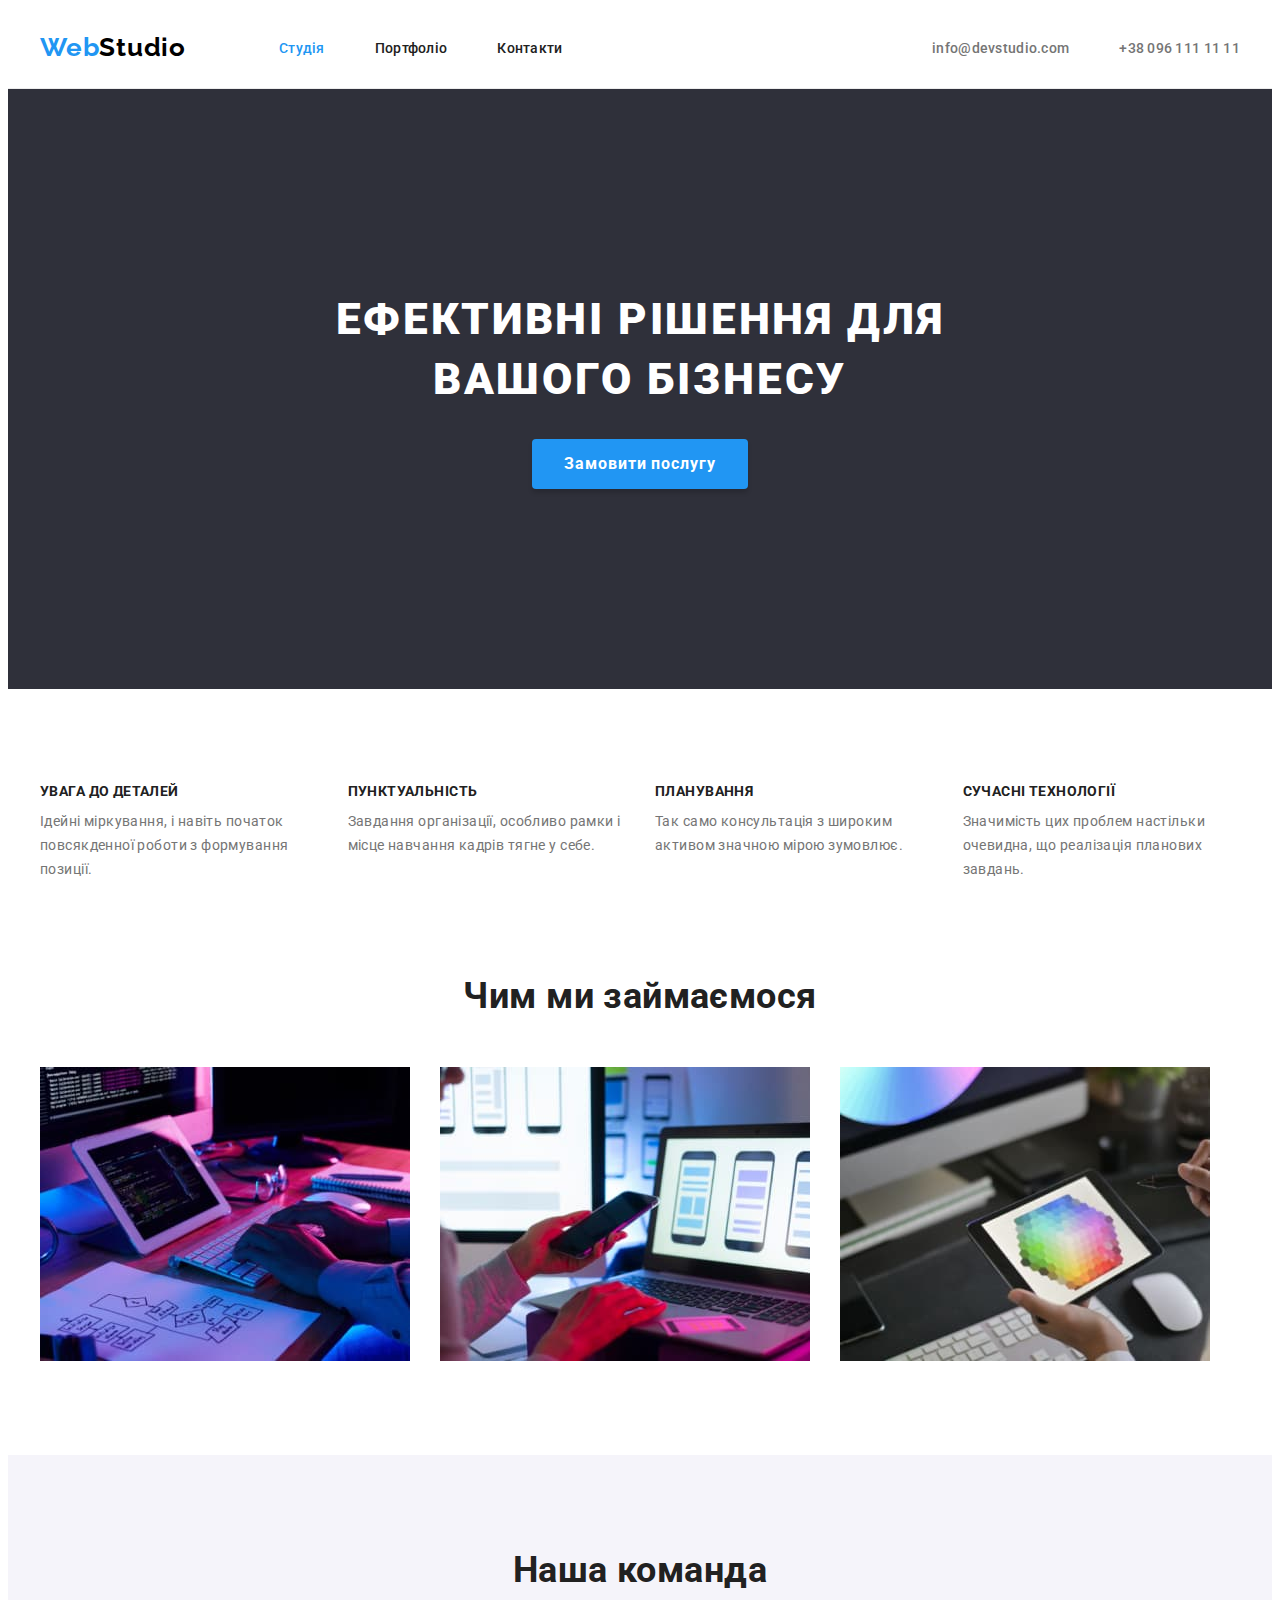
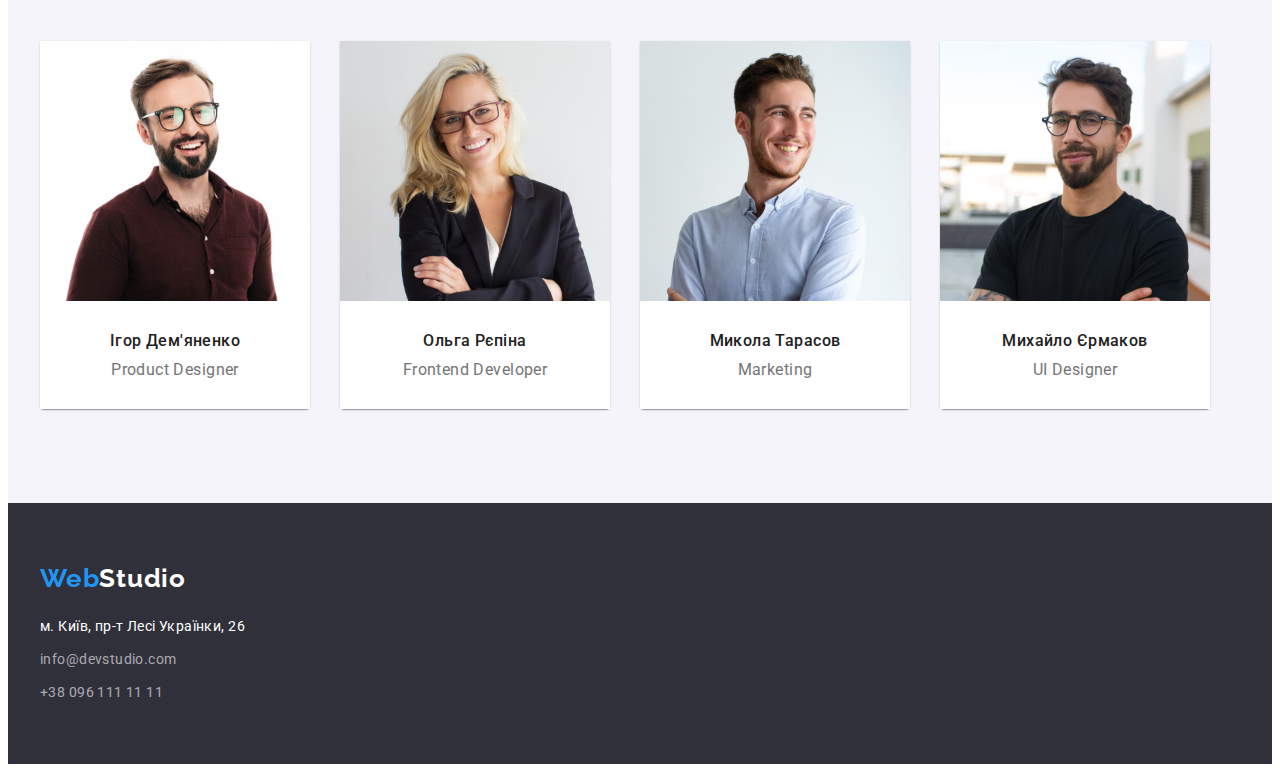
<file: index.html>
<!DOCTYPE html>
<html lang="uk">
  <head>
    <meta charset="UTF-8" />
    <meta http-equiv="X-UA-Compatible" content="IE=edge" />
    <meta name="viewport" content="width=device-width, initial-scale=1.0" />

    <title>WebStudio</title>

    <link rel="preconnect" href="https://fonts.googleapis.com" />
    <link rel="preconnect" href="https://fonts.gstatic.com" crossorigin />
    <link
      href="https://fonts.googleapis.com/css2?family=Raleway:wght@700&family=Roboto:wght@400;500;700;900&display=swap"
      rel="stylesheet"
    />

    <link
      rel="stylesheet"
      href="https://cdnjs.cloudflare.com/ajax/libs/modern-normalize/1.1.0/modern-normalize.min.css"
      integrity="sha512-wpPYUAdjBVSE4KJnH1VR1HeZfpl1ub8YT/NKx4PuQ5NmX2tKuGu6U/JRp5y+Y8XG2tV+wKQpNHVUX03MfMFn9Q=="
      crossorigin="anonymous"
      referrerpolicy="no-referrer"
    />

    <link rel="stylesheet" href="./css/style.css" />
  </head>
  <body>
    <header class="header">
      <div class="conteiner header-conteiner">
        <nav class="header-nav">
          <a href="./index.html" class="logo link">Web<span class="logo-header">Studio</span></a>
          <ul class="nav-list list">
            <li class="nav-item">
              <a href="./index.html" class="nav-link current link">Студія</a>
            </li>
            <li class="nav-item"><a href="./portfolio.html" class="nav-link link">Портфоліо</a></li>
            <li class="nav-item"><a href="" class="nav-link link">Контакти</a></li>
          </ul>
        </nav>
        <ul class="list header-contact">
          <li class="header-contact-item">
            <a href="mailto:info@devstudio.com" class="header-mail link">info@devstudio.com</a>
          </li>
          <li class="header-contact-item">
            <a href="tel:+380961111111" class="header-tel link">+38 096 111 11 11</a>
          </li>
        </ul>
      </div>
    </header>
    <main>
      <section class="hero">
        <div class="conteiner">
          <h1 class="hero-title">Ефективні рішення для вашого бізнесу</h1>
          <button type="button" class="hero-btn button">Замовити послугу</button>
        </div>
      </section>

      <section class="about section">
        <div class="conteiner">
          <h2 class="about-title visually-hidden">Особливості</h2>

          <ul class="about-list list">
            <li class="about-list-item">
              <h3 class="about-sub-title">УВАГА ДО ДЕТАЛЕЙ</h3>
              <p class="about-sescription">
                Ідейні міркування, і навіть початок повсякденної роботи з формування позиції.
              </p>
            </li>

            <li class="about-list-item">
              <h3 class="about-sub-title">ПУНКТУАЛЬНІСТЬ</h3>
              <p class="about-sescription">
                Завдання організації, особливо рамки і місце навчання кадрів тягне у себе.
              </p>
            </li>
            <li class="about-list-item">
              <h3 class="about-sub-title">ПЛАНУВАННЯ</h3>
              <p class="about-sescription">
                Так само консультація з широким активом значною мірою зумовлює.
              </p>
            </li>
            <li class="about-list-item">
              <h3 class="about-sub-title">СУЧАСНІ ТЕХНОЛОГІЇ</h3>
              <p class="about-sescription">
                Значимість цих проблем настільки очевидна, що реалізація планових завдань.
              </p>
            </li>
          </ul>
        </div>
      </section>
      <section class="working section">
        <div class="conteiner">
          <h2 class="working-title">Чим ми займаємося</h2>
          <ul class="working-list list">
            <li class="working-list-item">
              <img src="./images/img1.jpg" alt="Написання сайту" width="370" height="294" />
            </li>
            <li class="working-list-item">
              <img src="./images/img2.jpg" alt="Адаптація сайту" width="370" height="294" />
            </li>
            <li class="working-list-item">
              <img src="./images/img3.jpg" alt="Дизайн сайту" width="370" height="294" />
            </li>
          </ul>
        </div>
      </section>
      <section class="team section">
        <div class="conteiner">
          <h2 class="team-title">Наша команда</h2>
          <ul class="team-list list">
            <li class="team-list-item">
              <img src="./images/foto1.jpg" alt="Фото" width="270" height="260" />
              <div class="team-description">
                <h3 class="team-name">Ігор Дем'яненко</h3>
                <p lang="en" class="team-speciality">Product Designer</p>
              </div>
            </li>
            <li class="team-list-item">
              <img src="./images/foto2.jpg" alt="Фото" width="270" height="260" />
              <div class="team-description">
                <h3 class="team-name">Ольга Рєпіна</h3>
                <p lang="en" class="team-speciality">Frontend Developer</p>
              </div>
            </li>
            <li class="team-list-item">
              <img src="./images/foto3.jpg" alt="Фото" width="270" height="260" />
              <div class="team-description">
                <h3 class="team-name">Микола Тарасов</h3>
                <p lang="en" class="team-speciality">Marketing</p>
              </div>
            </li>
            <li class="team-list-item">
              <img src="./images/foto4.jpg" alt="Фото" width="270" height="260" />
              <div class="team-description">
                <h3 class="team-name">Михайло Єрмаков</h3>
                <p lang="en" class="team-speciality">UI Designer</p>
              </div>
            </li>				
          </ul>
        </div>
      </section>
    </main>
    <footer class="footer">
      <div class="conteiner">
        <a href="./index.html" class="logo link footer-logo"
          >Web<span class="logo-footer">Studio</span></a
        >
        <address class="addres">
          <ul class="footer-list list">
            <li class="footer-list-item">
              <a
                href="https://goo.gl/maps/quumTiExGeRSUyE26"
                target="_blank"
                rel="noreferrer noopener"
                class="footer-adres link"
                >м. Київ, пр-т Лесі Українки, 26
              </a>
            </li>
            <li class="footer-list-item">
              <a href="mailto:info@devstudio.com" class="footer-mail link">info@devstudio.com</a>
            </li>
            <li class="footer-list-item">
              <a href="tel:+380961111111" class="footer-tel link">+38 096 111 11 11</a>
            </li>
          </ul>
        </address>
      </div>
    </footer>
  </body>
</html>
</file>
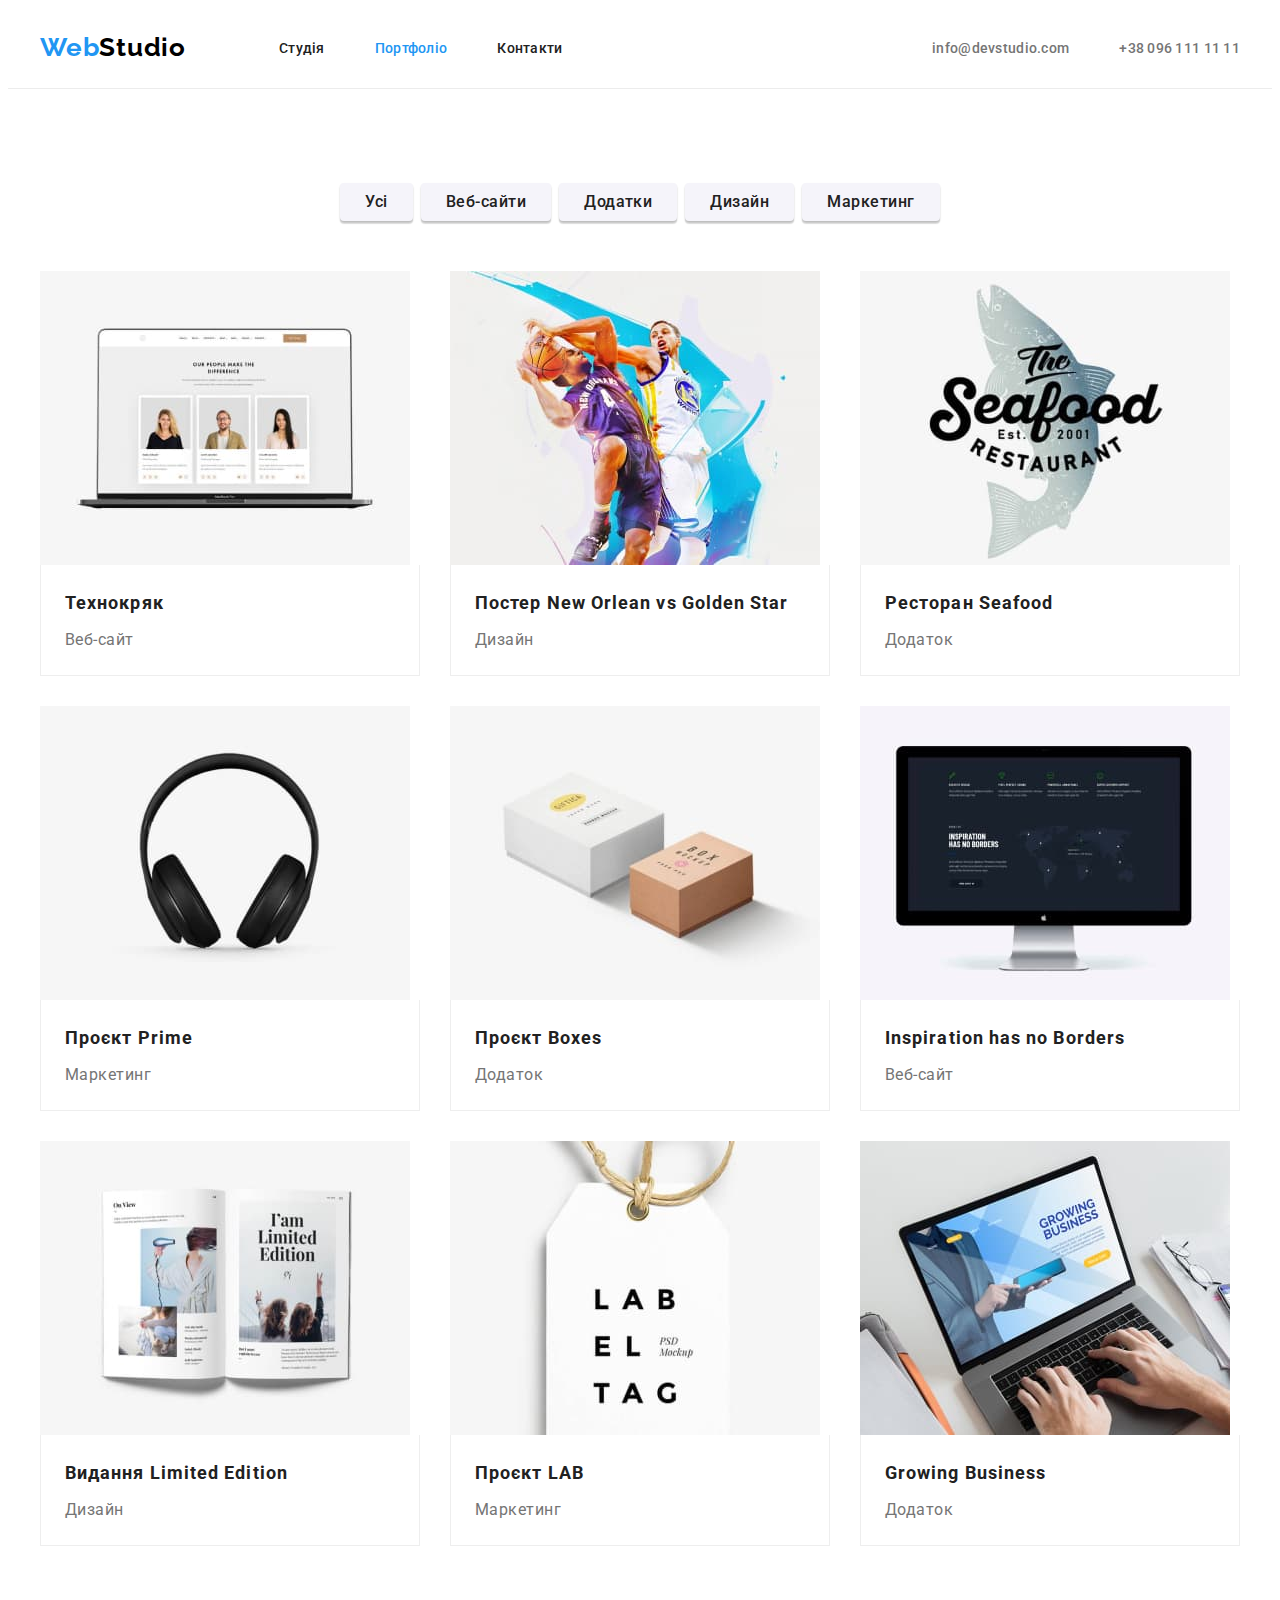
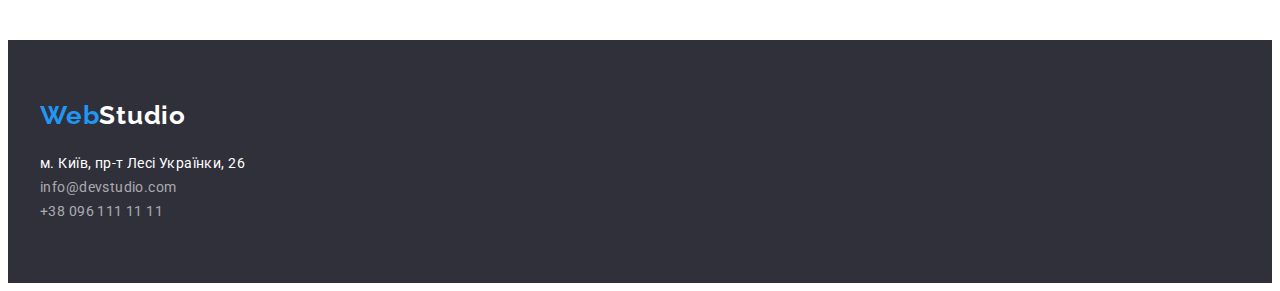
<file: portfolio.html>
<!DOCTYPE html>
<html lang="uk">
  <head>
    <meta charset="UTF-8" />
    <meta http-equiv="X-UA-Compatible" content="IE=edge" />
    <meta name="viewport" content="width=device-width, initial-scale=1.0" />

    <title>portfolio</title>

    <link rel="preconnect" href="https://fonts.googleapis.com" />
    <link rel="preconnect" href="https://fonts.gstatic.com" crossorigin />
    <link
      href="https://fonts.googleapis.com/css2?family=Raleway:wght@700&family=Roboto:wght@400;500;700;900&display=swap"
      rel="stylesheet"
    />

    <link
      rel="stylesheet"
      href="https://cdnjs.cloudflare.com/ajax/libs/modern-normalize/1.1.0/modern-normalize.min.css"
      integrity="sha512-wpPYUAdjBVSE4KJnH1VR1HeZfpl1ub8YT/NKx4PuQ5NmX2tKuGu6U/JRp5y+Y8XG2tV+wKQpNHVUX03MfMFn9Q=="
      crossorigin="anonymous"
      referrerpolicy="no-referrer"
    />

    <link rel="stylesheet" href="./css/style.css" />
  </head>
  <body>
    <header class="header">
      <div class="conteiner header-conteiner">
        <nav class="header-nav">
          <a href="./index.html" class="logo link">Web<span class="logo-header">Studio</span></a>
          <ul class="nav-list list">
            <li class="nav-item">
              <a href="./index.html" class="nav-link link">Студія</a>
            </li>
            <li class="nav-item"><a href="./portfolio.html" class="nav-link current link">Портфоліо</a></li>
            <li class="nav-item"><a href="" class="nav-link link">Контакти</a></li>
          </ul>
        </nav>
        <ul class="list header-contact">
          <li class="header-contact-item">
            <a href="mailto:info@devstudio.com" class="header-mail link">info@devstudio.com</a>
          </li>
          <li class="header-contact-item">
            <a href="tel:+380961111111" class="header-tel link">+38 096 111 11 11</a>
          </li>
        </ul>
      </div>
    </header>
    <main>
      <section class="portfolio section">
        <div class="conteiner">
          <h1 class="portfolio-title visually-hidden">Портфоліо</h1>
          <ul class="filter-list list">
            <li class="filter-list-item"><button class="filter-btn">Усі</button></li>
            <li class="filter-list-item"><button class="filter-btn">Веб-сайти</button></li>
            <li class="filter-list-item"><button class="filter-btn">Додатки</button></li>
            <li class="filter-list-item"><button class="filter-btn">Дизайн</button></li>
            <li class="filter-list-item"><button class="filter-btn">Маркетинг</button></li>
          </ul>

          <ul class="portfolio-list list">
            <li class="portfolio-list-item">
              <a
                href="./images/portfolio1.jpg"
                class="link"
                target="_blank"
                rel="noreferrer noopener"
              >
                <img src="./images/portfolio1.jpg" alt="Технокряк" />
                <div class="portfolio-description-border">
                  <h3 class="portfolio-sub-title">Технокряк</h3>
                  <p class="portfolio-description">Веб-сайт</p>
                </div>
              </a>
            </li>
            <li class="portfolio-list-item">
              <a
                href="./images/portfolio2.jpg"
                class="link"
                target="_blank"
                rel="noreferrer noopener"
              >
                <img
                  src="./images/portfolio2.jpg"
                  alt="New Orlean vs Golden Star"
                  width="370"
                  height="294"
                />
                <div class="portfolio-description-border">
                  <h3 class="portfolio-sub-title">
                    Постер <span lang="en">New Orlean vs Golden Star</span>
                  </h3>
                  <p class="portfolio-description">Дизайн</p>
                </div>
              </a>
            </li>
            <li class="portfolio-list-item">
              <a
                href="./images/portfolio3.jpg"
                class="link"
                target="_blank"
                rel="noreferrer noopener"
              >
                <img src="./images/portfolio3.jpg" alt="Seafood" width="370" height="294" />
                <div class="portfolio-description-border">
                  <h3 class="portfolio-sub-title">Ресторан <span lang="en">Seafood</span></h3>
                  <p class="portfolio-description">Додаток</p>
                </div>
              </a>
            </li>
            <li class="portfolio-list-item">
              <a
                href="./images/portfolio4.jpg"
                class="link"
                target="_blank"
                rel="noreferrer noopener"
              >
                <img src="./images/portfolio4.jpg" alt="Prime" width="370" height="294" />
                <div class="portfolio-description-border">
                  <h3 class="portfolio-sub-title">Проєкт <span lang="en">Prime</span></h3>
                  <p class="portfolio-description">Маркетинг</p>
                </div>
              </a>
            </li>
            <li class="portfolio-list-item">
              <a
                href="./images/portfolio5.jpg"
                class="link"
                target="_blank"
                rel="noreferrer noopener"
              >
                <img src="./images/portfolio5.jpg" alt="Boxes" width="370" height="294" />
                <div class="portfolio-description-border">
                  <h3 class="portfolio-sub-title">Проєкт <span lang="en">Boxes</span></h3>
                  <p class="portfolio-description">Додаток</p>
                </div>
              </a>
            </li>
            <li class="portfolio-list-item">
              <a
                href="./images/portfolio6.jpg"
                class="link"
                target="_blank"
                rel="noreferrer noopener"
              >
                <img
                  src="./images/portfolio6.jpg"
                  alt="Inspiration has no Borders"
                  width="370"
                  height="294"
                />
                <div class="portfolio-description-border">
                  <h3 class="portfolio-sub-title" lang="en">Inspiration has no Borders</h3>
                  <p class="portfolio-description">Веб-сайт</p>
                </div>
              </a>
            </li>

            <li class="portfolio-list-item">
              <a
                href="./images/portfolio7.jpg"
                class="link"
                target="_blank"
                rel="noreferrer noopener"
              >
                <img src="./images/portfolio7.jpg" alt="Limited Edition" width="370" height="294" />
                <div class="portfolio-description-border">
                  <h3 class="portfolio-sub-title">
                    Видання <span lang="en">Limited Edition</span>
                  </h3>
                  <p class="portfolio-description">Дизайн</p>
                </div>
              </a>
            </li>
            <li class="portfolio-list-item">
              <a
                href="./images/portfolio8.jpg"
                class="link"
                target="_blank"
                rel="noreferrer noopener"
              >
                <img src="./images/portfolio8.jpg" alt="LAB" width="370" height="294" />
                <div class="portfolio-description-border">
                  <h3 class="portfolio-sub-title">Проєкт <span lang="en">LAB</span></h3>
                  <p class="portfolio-description">Маркетинг</p>
                </div>
              </a>
            </li>
            <li class="portfolio-list-item">
              <a
                href="./images/portfolio9.jpg"
                class="link"
                target="_blank"
                rel="noreferrer noopener"
              >
                <img
                  src="./images/portfolio9.jpg"
                  alt="Growing Business"
                  width="370"
                  height="294"
                />
                <div class="portfolio-description-border">
                  <h3 class="portfolio-sub-title" lang="en">Growing Business</h3>
                  <p class="portfolio-description">Додаток</p>
                </div>
              </a>
            </li>
          </ul>
        </div>
      </section>
    </main>
    <footer class="footer">
      <div class="conteiner">
        <a href="./index.html" class="logo link footer-logo"
          >Web<span class="logo-footer">Studio</span></a
        >
        <address class="addres">
          <ul class="footer-list list">
            <li>
              <a
                href="https://goo.gl/maps/quumTiExGeRSUyE26"
                target="_blank"
                rel="noreferrer noopener"
                class="footer-adres link"
                >м. Київ, пр-т Лесі Українки, 26
              </a>
            </li>
            <li>
              <a href="mailto:info@devstudio.com" class="footer-mail link">info@devstudio.com</a>
            </li>
            <li>
              <a href="tel:+380961111111" class="footer-tel link">+38 096 111 11 11</a>
            </li>
          </ul>
        </address>
      </div>
    </footer>
  </body>
</html>
</file>
<file: css/style.css>
/* сімейство шрифтів: 'Raleway',
sans-serif;
сімейство шрифтів: 'Roboto',
sans-serif; */
/* 

	 #FFFFFF 60 %  
	 #ECECEC 
	 #188CE8 
	 */

:root {
  /* Text colors */
  --main-text-color: #757575;
  --title-text-color: #212121;
  --accent-color: #2196f3;
  --logo-text: #000000;

  /* BG colors */
  --main-background: #ffffff;
  --dark-backgrount: #2f303a;
  --light-background: #f5f4fa;

  /* Others */
  --shadow: #eeeeee;
  --indent: 30px;
  --item: 3;
}

body {
  color: var(--main-text-color);
  font-family: 'Roboto', sans-serif;
  background-color: var(--main-background);
  font-size: 14px;
  letter-spacing: 0.03em;
}

.list {
  list-style: none;
  padding-left: 0;
  margin: 0;
}
.link {
  text-decoration: none;
  /* color: inherit; */
}

.conteiner {
  width: 1200px;
  padding-left: 15px;
  padding-right: 15px;
  margin: 0 auto;
  margin: 0 auto;
}

.section {
  padding-top: 94px;
  padding-bottom: 94px;
}

h1,
h2,
h3,
p {
  margin: 0;
}

img {
  display: block;
  max-width: 100%;
  height: auto;
}

.button {
  display: block;
  cursor: pointer;
  border: none;
  border-radius: 4px;
}

.address {
  /* або через клас .footer-addres */
  font-style: normal;
}

/* -------------------------Header------------------------- */
.header {
  border-bottom: 1px solid #ececec;
}

.header-conteiner {
  display: flex;
  align-items: center;
}
.header-nav {
  display: flex;
  align-items: center;
}
.nav-list {
  display: flex;
}
.header-contact {
  display: flex;
  margin-left: auto;
}
.header-contact .link {
  padding-top: 32px;
  padding-bottom: 32px;
}

.logo {
  margin-right: 93px;
  padding-top: 24px;
  padding-bottom: 25px;

  font-family: 'Raleway', sans-serif;
  font-weight: 700;
  font-size: 26px;
  line-height: calc(31 / 26);
  letter-spacing: 0.03em;
  color: var(--accent-color);
}
.logo-header {
  color: var(--logo-text);
}
.logo-footer {
  color: var(--main-background);
}

.nav-link {
  display: block;
  padding-top: 32px;
  padding-bottom: 32px;

  font-weight: 500;
  font-size: 14px;
  line-height: calc(16 / 14);
  letter-spacing: 0.02em;
  color: var(--title-text-color);
}

.nav-item:not(:last-child) {
  margin-right: 50px;
}

.header-contact .header-contact-item:not(:last-child) {
  margin-right: 50px;
}

.nav-link.current {
  color: var(--accent-color);
}

.nav-link:hover,
.nav-link:focus,
.header-mail:hover,
.header-mail:focus,
.header-tel:focus,
.header-tel:hover {
  color: var(--accent-color);
}

.header-mail,
.header-tel {
  font-weight: 500;
  font-size: 14px;
  line-height: calc(16 / 14);
  letter-spacing: 0.02em;
  color: var(--main-text-color);
}

/* -------------------------Header------------------------- */

/* -------------------------Hero------------------------- */

.section-title {
  color: var(--title-text-color);
}

.hero {
  background-color: var(--dark-backgrount);
  padding: 200px 0;
  text-align: center;
}

.hero-title {
	margin: 0 auto;
  margin-bottom: 30px;
    width: 696px;

  font-weight: 900;
  font-size: 44px;
  line-height: calc(60 / 44);
  letter-spacing: 0.06em;
  text-transform: uppercase;
  color: var(--main-background);
}

.hero-btn {
  display: inline-block;
  padding: 10px 32px;
  min-width: 216px;

  font-family: inherit;
  font-weight: 700;
  font-size: 16px;
  line-height: calc(30 / 16);
  letter-spacing: 0.06em;
  color: var(--main-background);
  cursor: pointer;

  background: var(--accent-color);
  box-shadow: 0px 4px 4px rgba(0, 0, 0, 0.15);
  border-radius: 4px;
}
.hero-btn:hover,
.hero-btn:focus {
  background: #188ce8;
}

/* -------------------------Hero------------------------- */

/* -------------------------Особливості------------------------- */

.visually-hidden {
  position: absolute;
  white-space: nowrap;
  width: 1px;
  height: 1px;
  overflow: hidden;
  border: 0;
  padding: 0;
  clip: rect(0 0 0 0);
  clip-path: inset(50%);
  margin: -1px;
}

.about-list {
  display: flex;
  gap: 30px;
  /* --item: 4;
  flex-wrap: wrap;
  margin-right: calc(-1 * var(--indent));
  margin-bottom: calc(-1 * var(--indent)); */
}

.about-list-item {
  width: calc(100% / var(--item) - var(--indent));
  /* margin-right: var(--indent);
  margin-bottom: var(--indent); */
}

.about-sub-title {
  font-weight: 700;
  font-size: 14px;
  line-height: calc(16 / 14);
  text-transform: uppercase;
  color: var(--title-text-color);
  margin-bottom: 10px;
}

.about-sescription {
  font-size: 14px;
  line-height: calc(24 / 14);
  letter-spacing: 0.03em;
  color: var(--main-text-color);
}

/* -------------------------Особливості------------------------- */

/* -------------------------Чим займаємося------------------------- */
.working {
  padding-top: 0;
}
.working-title {
  font-weight: 700;
  font-size: 36px;
  line-height: calc(42 / 36);
  text-align: center;

  color: var(--title-text-color);
  margin-bottom: 50px;
}

.working-list {
  display: flex;
  gap: 30px;
  /* flex-wrap: wrap;
  margin-right: calc(-1 * var(--indent));
  margin-bottom: calc(-1 * var(--indent)); */
}
/* .working-list-item {
  width: calc(100% / var(--item) - var(--indent));
  margin-right: var(--indent);
  margin-bottom: var(--indent);
} */

/* -------------------------Чим займаємося------------------------- */

/* -------------------------Наша команда------------------------- */
.team {
  background: var(--light-background);
}

.team-title {
  font-weight: 700;
  font-size: 36px;
  line-height: calc(42 / 36);
  text-align: center;

  color: var(--title-text-color);

  margin-bottom: 50px;
}

.team-list {
  display: flex;
  gap: 30px;
  /* flex-wrap: wrap; */
  /* margin-right: calc(-1 * var(--indent));
  margin-bottom: calc(-1 * var(--indent)); */
}

.team-list .team-list-item {
  /* --item: 4; */
	/* flex-basis: calc(100% / 4 - 30px); */
	/* margin-right: 30px; */
  /* flex-basis: calc(100% / var(--item) - var(--indent)); */
  /* margin-right: var(--indent);
  margin-bottom: var(--indent); */

  box-shadow: 0px 2px 1px -1px rgba(0, 0, 0, 0.2), 0px 1px 1px 0px rgba(0, 0, 0, 0.14),
    0px 1px 3px 0px rgba(0, 0, 0, 0.12);
  border-radius: 0px 0px 4px 4px;
}
.team-description {
  background-color: var(--main-background);
  padding: 30px 0;
}
.team-name {
  margin-bottom: 10px;

  font-weight: 500;
  font-size: 16px;
  line-height: calc(19 / 16);
  text-align: center;
  color: var(--title-text-color);
}

.team-speciality {
  font-size: 16px;
  line-height: calc(19 / 16);
  text-align: center;
  color: var(--main-text-color);
}

/* -------------------------Наша команда------------------------- */

/* -------------------------Footer-------------------------- */
.footer {
  background-color: var(--dark-backgrount);
	padding: 60px 0;
}

.footer-logo,
.footer-adres,
.footer-mail,
.footer-tel {
  display: inline-block;
  padding: 0;
  margin: 0;
}

.footer-logo {
  margin-bottom: 20px;
}

.footer-list-item {
  margin-bottom: 9px;
}
.footer-list-item:last-child {
	margin-bottom: 0px;}

.footer-adres,
.footer-mail,
.footer-tel {
  font-style: normal;
  line-height: 24px;
  color: var(--main-background);
}

.footer-mail,
.footer-tel {
  color: rgba(255, 255, 255, 0.6);
}
.footer-adres:hover,
.footer-adres:focus,
.footer-mail:hover,
.footer-mail:focus,
.footer-tel:focus,
.footer-tel:hover {
  color: var(--accent-color);
}

/* -------------------------Footer------------------------- */

/* --------------------Page Portfolio------------------------- */

/* -------------------------Portfolio Filter------------------------- */

.filter-list {
  display: flex;
  margin-bottom: 50px;
  justify-content: center;
}

.filter-btn {
  padding: 6px 25px;

  font-family: inherit;
  font-weight: 500;
  font-size: 16px;
  line-height: calc(26 / 16);
  text-align: center;
  color: var(--title-text-color);
	letter-spacing: 0.03em;
  background: var(--light-background);
  box-shadow: 0px 3px 1px rgba(0, 0, 0, 0.1), 0px 1px 2px rgba(0, 0, 0, 0.08),
    0px 2px 2px rgba(0, 0, 0, 0.12);
  border-radius: 4px;
  border: none;
  cursor: pointer;
}

.filter-list-item:not(:last-child) {
  margin-right: 8px;
}

.filter-btn:hover,
.filter-btn:focus {
  background: var(--accent-color);
  box-shadow: 0px 3px 1px rgba(0, 0, 0, 0.1), 0px 1px 2px rgba(0, 0, 0, 0.08),
    0px 2px 2px rgba(0, 0, 0, 0.12);
  color: var(--main-background);
}

.portfolio-list {
  display: flex;
  flex-wrap: wrap;
  /* gap: 30px; */
  margin-right: calc(-1 * var(--indent));
  margin-bottom: calc(-1 * var(--indent));
}

.portfolio-list-item {
  flex-basis: calc(100% / var(--item) - var(--indent));
  margin-right: var(--indent);
  margin-bottom: var(--indent);
}

.portfolio-sub-title {
  margin-bottom: 4px;

  font-weight: 700;
  font-size: 18px;
  line-height: calc(36 / 18);
  letter-spacing: 0.06em;
  color: var(--title-text-color);
}

.portfolio-description {
  font-size: 16px;
  line-height: calc(30 / 16);
  letter-spacing: 0.03em;
  color: var(--main-text-color);
}

.portfolio-description-border {
  padding: 20px 24px;
  border: 1px solid var(--shadow);
  border-top: none;
}

/* -------------------------Portfolio Filter------------------------- */
</file>
